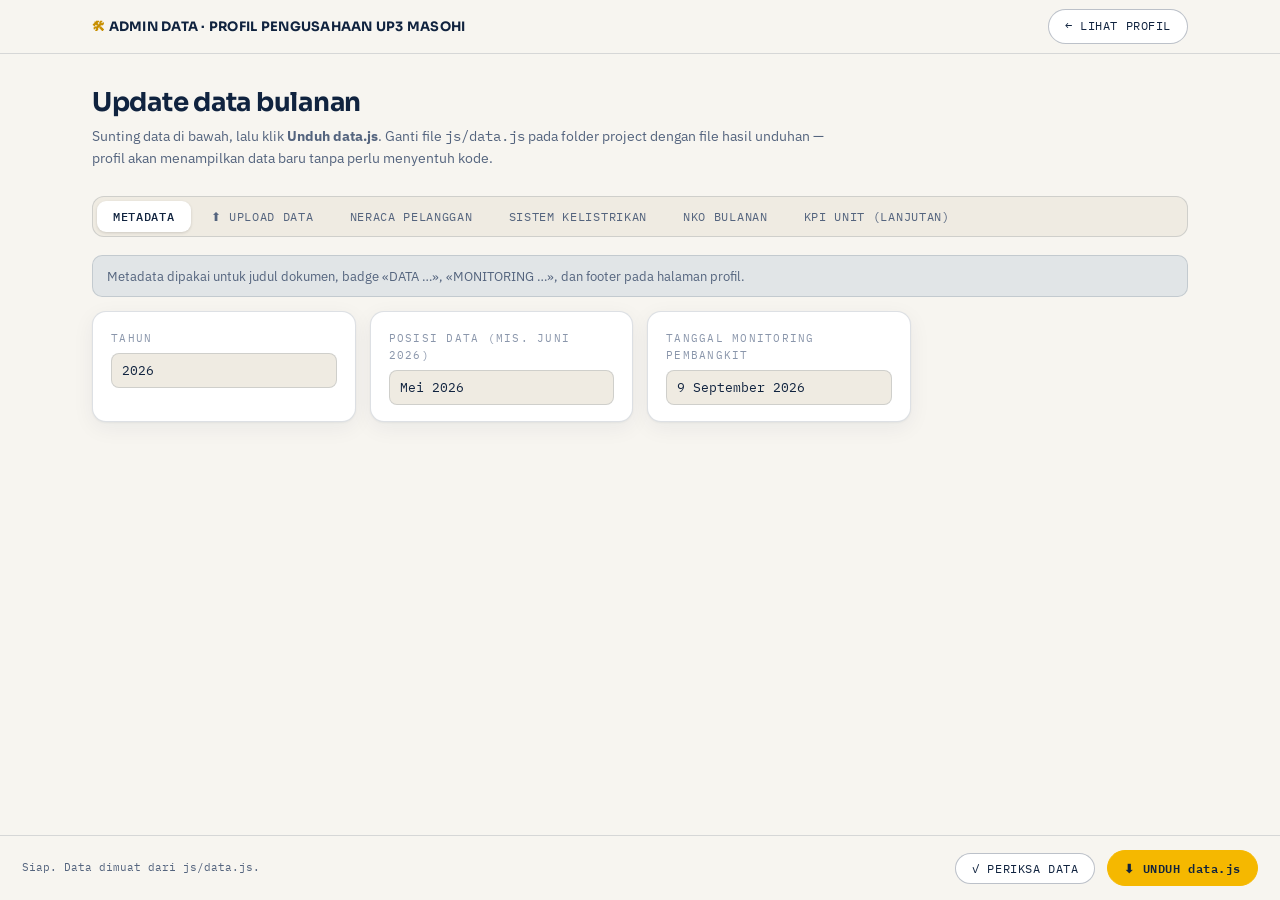
<file: admin/index.html>
<!DOCTYPE html>
<html lang="id">
<head>
<meta charset="UTF-8">
<meta name="robots" content="noindex, nofollow">
<meta name="viewport" content="width=device-width, initial-scale=1">
<title>Admin Data — Profil Pengusahaan UP3 Masohi</title>
<link rel="icon" href="data:image/svg+xml,<svg xmlns=%22http://www.w3.org/2000/svg%22 viewBox=%220 0 100 100%22><text y=%22.9em%22 font-size=%2290%22>🛠</text></svg>">
<link href="https://fonts.googleapis.com/css2?family=Sora:wght@500;600;700&family=IBM+Plex+Sans:wght@400;500;600&family=IBM+Plex+Mono:wght@400;500&display=swap" rel="stylesheet">
<link rel="stylesheet" href="../css/style.css">
<style>
body{padding-bottom:110px}
.adm-wrap{max-width:1140px;margin:0 auto;padding:0 22px}
.adm-head{padding:34px 0 6px}
.adm-head h1{font-size:26px}
.adm-head .lede{margin-top:8px;font-size:14px}
.tabbar{display:flex;gap:4px;background:var(--card2);border:1px solid var(--line);border-radius:12px;padding:4px;flex-wrap:wrap;margin:20px 0 18px}
.tabbar button{font-family:'IBM Plex Mono';font-size:11.5px;letter-spacing:.06em;border:none;background:transparent;color:var(--muted);border-radius:9px;padding:8px 16px;cursor:pointer}
.tabbar button.on{background:var(--card);color:var(--ink);box-shadow:0 1px 3px rgba(0,0,0,.14);font-weight:500}
.tab{display:none}
.tab.on{display:block}
.adm-tbl input,.adm-tbl select{font-family:'IBM Plex Mono';font-size:12px;background:var(--card2);border:1px solid var(--line);border-radius:7px;padding:5px 8px;color:var(--ink);width:100%;min-width:70px}
.adm-tbl input:focus,.adm-tbl select:focus{outline:none;border-color:var(--biru)}
.adm-tbl input.wide{min-width:150px}
.adm-tbl td{padding:5px 8px}
.btn{font-family:'IBM Plex Mono';font-size:11.5px;letter-spacing:.05em;border:1px solid var(--line2);background:var(--card);color:var(--ink);border-radius:999px;padding:7px 16px;cursor:pointer}
.btn:hover{border-color:var(--kuning)}
.btn.primary{background:var(--kuning-raw);border-color:var(--kuning-raw);color:#10233F;font-weight:600}
.btn.primary:hover{filter:brightness(1.05)}
.btn.danger{color:var(--merah)}
.btn.mini{padding:3px 10px;font-size:10.5px}
.savebar{position:fixed;left:0;right:0;bottom:0;z-index:960;background:var(--nav-bg);backdrop-filter:blur(10px);border-top:1px solid var(--line);padding:14px 22px;display:flex;gap:12px;align-items:center;flex-wrap:wrap}
.savebar .msg{font-family:'IBM Plex Mono';font-size:11px;color:var(--muted);flex:1;min-width:220px}
.savebar .msg.err{color:var(--merah)}
.savebar .msg.ok{color:var(--hijau)}
textarea.jsonbox{width:100%;min-height:420px;font-family:'IBM Plex Mono';font-size:11.5px;line-height:1.5;background:var(--card);border:1px solid var(--line);border-radius:12px;padding:14px;color:var(--ink);resize:vertical}
.hint{font-size:12.5px;color:var(--muted);background:var(--biru-soft);border:1px solid var(--line);border-radius:10px;padding:10px 14px;margin:0 0 14px}
.meta-grid{display:grid;grid-template-columns:repeat(auto-fill,minmax(240px,1fr));gap:14px}
.meta-grid label{display:block;font-family:'IBM Plex Mono';font-size:10.5px;letter-spacing:.12em;text-transform:uppercase;color:var(--faint);margin-bottom:6px}
.meta-grid .card input{width:100%;font-family:'IBM Plex Mono';font-size:13px;background:var(--card2);border:1px solid var(--line);border-radius:8px;padding:8px 10px;color:var(--ink)}
.up-choices{display:grid;grid-template-columns:repeat(auto-fill,minmax(240px,1fr));gap:10px}
.up-choice{display:block;border:1px solid var(--line);border-radius:10px;padding:10px 12px;cursor:pointer;font-size:13px}
.up-choice:hover{border-color:var(--biru)}
.up-choice input{margin-right:6px;accent-color:var(--biru)}
.up-choice span{display:block;font-size:11px;color:var(--faint);margin-top:3px}
.up-choice.on{border-color:var(--kuning);background:var(--kuning-soft)}
#upFile{font-family:'IBM Plex Mono';font-size:12px;color:var(--muted);max-width:100%;display:block;width:100%;border:1.5px dashed var(--line2);border-radius:10px;padding:18px 14px;background:var(--card2);cursor:pointer}
#upFile:hover{border-color:var(--biru)}
#upFile::file-selector-button{font-family:'IBM Plex Mono';font-size:11px;letter-spacing:.05em;border:1px solid var(--line2);background:var(--card);color:var(--ink);border-radius:999px;padding:6px 14px;cursor:pointer;margin-right:12px}
.up-preview{margin-top:12px;font-family:'IBM Plex Mono';font-size:11.5px;line-height:1.6;background:var(--card2);border:1px solid var(--hijau);border-radius:10px;padding:10px 14px;white-space:pre-wrap;word-break:break-word}
.up-preview.err{border-color:var(--merah);color:var(--merah)}
</style>
</head>
<body>

<nav>
  <div class="nav-in">
    <div class="nav-brand"><em>🛠</em> ADMIN DATA · PROFIL PENGUSAHAAN UP3 MASOHI</div>
    <div style="flex:1"></div>
    <a class="btn" href="../index.html" style="text-decoration:none">← LIHAT PROFIL</a>
  </div>
</nav>

<div class="adm-wrap">
  <div class="adm-head">
    <h1>Update data bulanan</h1>
    <p class="lede">Sunting data di bawah, lalu klik <b>Unduh data.js</b>. Ganti file <span class="mono">js/data.js</span> pada folder project dengan file hasil unduhan — profil akan menampilkan data baru tanpa perlu menyentuh kode.</p>
  </div>

  <div class="tabbar" id="tabbar">
    <button class="on" data-t="meta">METADATA</button>
    <button data-t="upload">⬆ UPLOAD DATA</button>
    <button data-t="neraca">NERACA PELANGGAN</button>
    <button data-t="sistem">SISTEM KELISTRIKAN</button>
    <button data-t="nko">NKO BULANAN</button>
    <button data-t="lanjut">KPI UNIT (LANJUTAN)</button>
  </div>

  <!-- ===== META ===== -->
  <div class="tab on" id="tab-meta">
    <p class="hint">Metadata dipakai untuk judul dokumen, badge «DATA …», «MONITORING …», dan footer pada halaman profil.</p>
    <div class="meta-grid">
      <div class="card"><label>Tahun</label><input id="mTahun" type="number"></div>
      <div class="card"><label>Posisi data (mis. Juni 2026)</label><input id="mPosisi" type="text"></div>
      <div class="card"><label>Tanggal monitoring pembangkit</label><input id="mMonitor" type="text"></div>
    </div>
  </div>

  <!-- ===== UPLOAD ===== -->
  <div class="tab" id="tab-upload">
    <p class="hint">Perbarui data dengan mengunggah file — pilih dulu <b>bagian</b> yang mau diperbarui. Format: <b>data.js / JSON</b> (hasil unduhan halaman ini) untuk semua bagian, atau <b>Excel (.xlsx)</b> / CSV untuk Kinerja/Pelanggan/Sistem. Unduh <b>template Excel</b> di bawah — sudah terisi data saat ini, tinggal disunting lalu diunggah kembali.</p>

    <div class="card" style="margin-bottom:14px">
      <h3 style="font-size:14px;margin-bottom:12px">1 · Bagian yang akan diperbarui</h3>
      <div class="up-choices" id="upBagian">
        <label class="up-choice on"><input type="radio" name="upB" value="semua" checked> <b>Semua bagian</b><span>file data.js / JSON lengkap</span></label>
        <label class="up-choice"><input type="radio" name="upB" value="kinerja"> <b>Kinerja bulanan</b><span>NKO &amp; indikator kinerja (KPI) unit · bab 08–09 · data.js/JSON/Excel/CSV</span></label>
        <label class="up-choice"><input type="radio" name="upB" value="pelanggan"> <b>Data pelanggan</b><span>neraca 31 unit · bab 05 · data.js/JSON/Excel/CSV</span></label>
        <label class="up-choice"><input type="radio" name="upB" value="sistem"> <b>Sistem kelistrikan</b><span>monitoring pembangkit · bab 07 · data.js/JSON/Excel/CSV</span></label>
      </div>
      <div style="display:flex;gap:8px;flex-wrap:wrap;margin-top:14px">
        <button class="btn mini" id="tplNko">⬇ TEMPLATE EXCEL NKO BULANAN</button>
        <button class="btn mini" id="tplKpi">⬇ TEMPLATE EXCEL INDIKATOR KINERJA</button>
        <button class="btn mini" id="tplNer">⬇ TEMPLATE EXCEL PELANGGAN</button>
        <button class="btn mini" id="tplSis">⬇ TEMPLATE EXCEL SISTEM</button>
      </div>
    </div>

    <div class="card">
      <h3 style="font-size:14px;margin-bottom:12px">2 · Pilih file lalu terapkan</h3>
      <input type="file" id="upFile" accept=".js,.json,.csv,.xlsx,.xls,text/csv,application/json,text/javascript,application/vnd.openxmlformats-officedocument.spreadsheetml.sheet,application/vnd.ms-excel">
      <div class="up-preview" id="upPreview" style="display:none"></div>
      <div style="margin-top:14px"><button class="btn primary" id="upApply" disabled>✓ TERAPKAN KE DATA</button></div>
    </div>
  </div>

  <!-- ===== NERACA ===== -->
  <div class="tab" id="tab-neraca">
    <p class="hint">Rincian 31 unit (5 ULP + 26 KP). <b>Pelanggan</b> = jumlah pelanggan, <b>Daya</b> = VA tersambung, <b>Penjualan</b> = kWh bulan berjalan. Kolom <b>Induk</b> hanya untuk KP. Koordinat dipakai titik peta (format: lat, lng).</p>
    <div class="tbl-wrap">
      <div class="tbl-head"><h3>Neraca per unit</h3><button class="btn mini" id="addNer">+ TAMBAH UNIT</button></div>
      <div class="tbl-scroll"><table class="adm-tbl" id="tNer">
        <thead><tr><th>Unit</th><th>Jenis</th><th>Induk</th><th class="num">Pelanggan</th><th class="num">Daya (VA)</th><th class="num">Penjualan (kWh)</th><th>Koordinat</th><th></th></tr></thead>
        <tbody></tbody>
      </table></div>
    </div>
  </div>

  <!-- ===== SISTEM ===== -->
  <div class="tab" id="tab-sistem">
    <p class="hint">Kondisi per sistem kelistrikan dari monitoring beban puncak. <b>CAD</b> (cadangan) dihitung otomatis = DM − BP saat diunduh.</p>
    <div class="tbl-wrap">
      <div class="tbl-head"><h3>Sistem pembangkitan</h3><button class="btn mini" id="addSis">+ TAMBAH SISTEM</button></div>
      <div class="tbl-scroll"><table class="adm-tbl" id="tSis">
        <thead><tr><th>Sistem</th><th>ULP</th><th>Status</th><th class="num">Jam</th><th class="num">DP (MW)</th><th class="num">DM (MW)</th><th class="num">BP (MW)</th><th>Koordinat</th><th></th></tr></thead>
        <tbody></tbody>
      </table></div>
    </div>
  </div>

  <!-- ===== NKO ===== -->
  <div class="tab" id="tab-nko">
    <p class="hint">Nilai NKO bulanan per unit (skala 110). Tombol <b>+ Tambah bulan</b> menambah kolom bulan baru pada seluruh data (NKO dan KPI unit — nilai KPI bulan baru diisi lewat tab «KPI unit»). Kosongkan sel jika belum ada nilai.</p>
    <div class="tbl-wrap">
      <div class="tbl-head"><h3>NKO per unit per bulan</h3>
        <div style="display:flex;gap:8px;align-items:center">
          <select id="selBulanBaru" class="search" style="min-width:110px"></select>
          <button class="btn mini" id="addBulan">+ TAMBAH BULAN</button>
        </div>
      </div>
      <div class="tbl-scroll"><table class="adm-tbl" id="tNko"><thead></thead><tbody></tbody></table></div>
    </div>
  </div>

  <!-- ===== LANJUTAN ===== -->
  <div class="tab" id="tab-lanjut">
    <p class="hint">Data KPI rinci per unit (bab 09) dalam format JSON: <b>ulpData</b> (KPI 5 ULP + NKO), <b>kpiData</b> (KPI UP3), <b>mainKPIs</b> (indikator utama UP3). Setiap indikator memiliki array nilai per bulan — panjangnya harus sama dengan jumlah bulan. Sunting lalu klik <b>Terapkan JSON</b>.</p>
    <div style="display:flex;gap:8px;margin-bottom:10px">
      <button class="btn mini" id="applyJson">✓ TERAPKAN JSON</button>
      <button class="btn mini" id="resetJson">↺ MUAT ULANG DARI DATA</button>
    </div>
    <textarea class="jsonbox" id="jsonBox" spellcheck="false"></textarea>
  </div>
</div>

<div class="savebar">
  <span class="msg" id="msg">Siap. Data dimuat dari js/data.js.</span>
  <button class="btn" id="checkBtn">✓ PERIKSA DATA</button>
  <button class="btn primary" id="dlBtn">⬇ UNDUH data.js</button>
</div>

<script src="../vendor/xlsx.full.min.js"></script>
<script src="../js/data.js"></script>
<script>
/* ================= UTIL ================= */
const $ = s => document.querySelector(s);
const msg = (t, cls) => { const m = $('#msg'); m.textContent = t; m.className = 'msg ' + (cls||''); };
const num = v => { const x = parseFloat(String(v).replace(',','.')); return isNaN(x) ? null : x; };
const koorStr = c => Array.isArray(c) ? c[0] + ', ' + c[1] : '';
const parseKoor = s => {
  const p = String(s).split(',').map(x=>parseFloat(x.trim()));
  return (p.length===2 && !p.some(isNaN)) ? p : null;
};

/* ================= TABS ================= */
$('#tabbar').addEventListener('click', e=>{
  if(e.target.tagName!=='BUTTON') return;
  document.querySelectorAll('#tabbar button').forEach(b=>b.classList.toggle('on', b===e.target));
  document.querySelectorAll('.tab').forEach(t=>t.classList.toggle('on', t.id==='tab-'+e.target.dataset.t));
});

/* ================= META ================= */
$('#mTahun').value = META.tahun;
$('#mPosisi').value = META.posisiData;
$('#mMonitor').value = META.monitoringPembangkit;
$('#mTahun').oninput = e => META.tahun = parseInt(e.target.value)||META.tahun;
$('#mPosisi').oninput = e => META.posisiData = e.target.value;
$('#mMonitor').oninput = e => META.monitoringPembangkit = e.target.value;

/* ================= NERACA ================= */
const ulpList = () => neraca.filter(u=>u.t==='ULP').map(u=>u.n);
function renderNer(){
  $('#tNer tbody').innerHTML = neraca.map((u,i)=>`<tr>
    <td><input class="wide" data-i="${i}" data-f="n" value="${u.n}"></td>
    <td><select data-i="${i}" data-f="t"><option${u.t==='ULP'?' selected':''}>ULP</option><option${u.t==='KP'?' selected':''}>KP</option></select></td>
    <td><select data-i="${i}" data-f="induk" ${u.t==='ULP'?'disabled':''}>${u.t==='ULP'?'<option>—</option>':ulpList().map(x=>`<option${(indukNer[u.n]||'')===x?' selected':''}>${x}</option>`).join('')}</select></td>
    <td><input type="number" data-i="${i}" data-f="p" value="${u.p}"></td>
    <td><input type="number" data-i="${i}" data-f="d" value="${u.d}"></td>
    <td><input type="number" data-i="${i}" data-f="k" value="${u.k}"></td>
    <td><input class="wide" data-i="${i}" data-f="koor" value="${koorStr(koorNer[u.n])}"></td>
    <td><button class="btn mini danger" data-del="${i}">✕</button></td>
  </tr>`).join('');
}
$('#tNer').addEventListener('input', e=>{
  const i = +e.target.dataset.i, f = e.target.dataset.f, u = neraca[i];
  if(f==='n'){ const old = u.n, v = e.target.value;
    if(indukNer[old]!==undefined){ indukNer[v]=indukNer[old]; delete indukNer[old]; }
    if(koorNer[old]!==undefined){ koorNer[v]=koorNer[old]; delete koorNer[old]; }
    u.n = v;
  }
  else if(f==='t'){ u.t = e.target.value; if(u.t==='ULP') delete indukNer[u.n]; renderNer(); }
  else if(f==='induk'){ indukNer[u.n] = e.target.value; }
  else if(f==='koor'){ const c = parseKoor(e.target.value); if(c) koorNer[u.n] = c; }
  else { u[f] = num(e.target.value) ?? 0; }
});
$('#tNer').addEventListener('click', e=>{
  const d = e.target.dataset.del;
  if(d!==undefined){ const u = neraca[+d]; delete indukNer[u.n]; delete koorNer[u.n]; neraca.splice(+d,1); renderNer(); }
});
$('#addNer').onclick = ()=>{ neraca.push({n:'KP Baru', t:'KP', p:0, d:0, k:0}); renderNer(); };

/* ================= SISTEM ================= */
function renderSis(){
  $('#tSis tbody').innerHTML = sistem.map((s,i)=>`<tr>
    <td><input class="wide" data-i="${i}" data-f="n" value="${s.n}"></td>
    <td><input data-i="${i}" data-f="u" value="${s.u}"></td>
    <td><select data-i="${i}" data-f="st"><option${s.st==='Aman'?' selected':''}>Aman</option><option${s.st==='Siaga'?' selected':''}>Siaga</option></select></td>
    <td><input type="number" data-i="${i}" data-f="j" value="${s.j}"></td>
    <td><input type="number" step="0.01" data-i="${i}" data-f="dp" value="${s.dp}"></td>
    <td><input type="number" step="0.01" data-i="${i}" data-f="dm" value="${s.dm}"></td>
    <td><input type="number" step="0.01" data-i="${i}" data-f="bp" value="${s.bp}"></td>
    <td><input class="wide" data-i="${i}" data-f="koor" value="${koorStr(s.c)}"></td>
    <td><button class="btn mini danger" data-del="${i}">✕</button></td>
  </tr>`).join('');
}
$('#tSis').addEventListener('input', e=>{
  const i = +e.target.dataset.i, f = e.target.dataset.f, s = sistem[i];
  if(f==='n'||f==='u'||f==='st'){ s[f] = e.target.value; }
  else if(f==='koor'){ const c = parseKoor(e.target.value); if(c) s.c = c; }
  else { s[f] = num(e.target.value) ?? 0; }
});
$('#tSis').addEventListener('click', e=>{
  const d = e.target.dataset.del;
  if(d!==undefined){ sistem.splice(+d,1); renderSis(); }
});
$('#addSis').onclick = ()=>{ sistem.push({n:'PLTD Baru', u:'MASOHI', st:'Aman', j:24, dp:0, dm:0, bp:0, cad:0, c:[-3.3,129.0]}); renderSis(); };

/* ================= NKO ================= */
const urutanBulan = ['Jan','Feb','Mar','Apr','Mei','Jun','Jul','Agu','Sep','Okt','Nov','Des'];
function renderNko(){
  $('#tNko thead').innerHTML = '<tr><th>Unit</th>' + bulan.map(b=>`<th class="num">${b}</th>`).join('') + '</tr>';
  $('#tNko tbody').innerHTML = Object.entries(nko).map(([k,v])=>`<tr>
    <td style="white-space:nowrap;font-weight:600">${k}</td>
    ${bulan.map((b,m)=>`<td><input type="number" step="0.01" data-k="${k}" data-m="${m}" value="${v.d[m] ?? ''}"></td>`).join('')}
  </tr>`).join('');
  const sisa = urutanBulan.filter(b=>!bulan.includes(b));
  $('#selBulanBaru').innerHTML = sisa.map(b=>`<option>${b}</option>`).join('');
  $('#addBulan').disabled = !sisa.length;
}
$('#tNko').addEventListener('input', e=>{
  const k = e.target.dataset.k, m = +e.target.dataset.m;
  if(k===undefined) return;
  nko[k].d[m] = e.target.value==='' ? null : num(e.target.value);
});
$('#addBulan').onclick = ()=>{
  const b = $('#selBulanBaru').value; if(!b) return;
  bulan.push(b);
  Object.values(nko).forEach(v=>{ while(v.d.length<bulan.length) v.d.push(null); });
  Object.values(ulpData).forEach(u=>{
    while(u.nko.length<bulan.length) u.nko.push(null);
    (u.kpi||[]).forEach(k=>['target','realisasi','pencapaian','nilai100'].forEach(f=>{ while(k[f].length<bulan.length) k[f].push(null); }));
  });
  kpiData.forEach(k=>['target','realisasi','pencapaian','nilai100'].forEach(f=>{ while(k[f].length<bulan.length) k[f].push(null); }));
  mainKPIs.forEach(k=>{ while(k.nilai100.length<bulan.length) k.nilai100.push(null); });
  renderNko(); loadJson();
  msg(`Bulan ${b} ditambahkan — seluruh array data diperpanjang. Isi nilai KPI bulan baru di tab «KPI unit».`, 'ok');
};

/* ================= LANJUTAN (JSON) ================= */
function loadJson(){
  $('#jsonBox').value = JSON.stringify({ulpData, kpiData, mainKPIs, warnaUlp}, null, 1);
}
function replaceObj(t, s){ Object.keys(t).forEach(k=>delete t[k]); Object.assign(t, s); }
function replaceArr(t, s){ t.length = 0; t.push(...s); }
$('#applyJson').onclick = ()=>{
  try{
    const j = JSON.parse($('#jsonBox').value);
    if(j.ulpData) replaceObj(ulpData, j.ulpData);
    if(j.kpiData) replaceArr(kpiData, j.kpiData);
    if(j.mainKPIs) replaceArr(mainKPIs, j.mainKPIs);
    if(j.warnaUlp) replaceObj(warnaUlp, j.warnaUlp);
    if(j.anggaran && typeof anggaran!=='undefined') replaceObj(anggaran, j.anggaran);
    renderNko();
    msg('JSON diterapkan.', 'ok');
  }catch(err){ msg('JSON tidak valid: ' + err.message, 'err'); }
};
$('#resetJson').onclick = ()=>{ loadJson(); msg('JSON dimuat ulang dari data aktif.'); };

/* ================= UPLOAD DATA ================= */
const upFile = $('#upFile'), upApply = $('#upApply'), upPrev = $('#upPreview');
let upPending = null;

const upMode = () => document.querySelector('input[name="upB"]:checked').value;
$('#upBagian').addEventListener('change', ()=>{
  document.querySelectorAll('.up-choice').forEach(l=>l.classList.toggle('on', l.querySelector('input').checked));
  upFile.value = ''; upPending = null; upApply.disabled = true; upPrev.style.display = 'none';
});

function prevOk(t){ upPrev.style.display='block'; upPrev.className='up-preview'; upPrev.textContent=t; }
function prevErr(t){ upPrev.style.display='block'; upPrev.className='up-preview err'; upPrev.textContent=t; }

/* --- pembaca data.js: jalankan isi file, ambil semua konstanta yang ada --- */
function parseDataJsText(text){
  const keys = ['META','neraca','indukNer','koorNer','sistem','bulan','nko','warnaUlp','ulpData','kpiData','mainKPIs','anggaran'];
  const tail = '\nreturn {' + keys.map(k=>`${k}: (typeof ${k}!=='undefined') ? ${k} : undefined`).join(',') + '};';
  return new Function('"use strict";' + text + tail)();
}

/* --- pembaca CSV: deteksi pemisah (; , tab), dukung tanda kutip & desimal koma --- */
function parseCSV(text){
  text = text.replace(/^\uFEFF/, '').replace(/\r\n?/g, '\n').trim();
  const lines = text.split('\n').filter(l=>l.trim()!=='');
  if(lines.length < 2) throw new Error('CSV kosong atau hanya berisi header');
  const head = lines[0];
  const delim = [';',',','\t'].map(d=>({d, n:head.split(d).length}))
    .sort((a,b)=>b.n-a.n)[0].d;
  const parseLine = line=>{
    const out = []; let cur = '', q = false;
    for(let i=0;i<line.length;i++){
      const ch = line[i];
      if(q){ if(ch==='"'){ if(line[i+1]==='"'){cur+='"';i++;} else q=false; } else cur+=ch; }
      else if(ch==='"') q = true;
      else if(ch===delim){ out.push(cur); cur=''; }
      else cur+=ch;
    }
    out.push(cur);
    return out.map(s=>s.trim());
  };
  const headers = parseLine(lines[0]).map(h=>h.toLowerCase());
  const rows = lines.slice(1).map(parseLine)
    .map(cells=>Object.fromEntries(headers.map((h,i)=>[h, cells[i]??''])));
  rows.headers = headers;
  return rows;
}
function csvNum(s){
  s = String(s??'').trim();
  if(s==='') return null;
  if(s.includes(',') && s.includes('.')) s = s.replace(/\./g,'').replace(',','.');
  else if(s.includes(',')) s = s.replace(',','.');
  const v = parseFloat(s);
  return isNaN(v) ? null : v;
}

/* --- pembaca Excel: pilih sheet yang cocok dengan bagian, ubah ke bentuk baris CSV --- */
function sheetKeRows(wb, mode){
  const kandidat = {kinerja:['kpi','indikator','nko','kinerja'], pelanggan:['pelanggan','neraca'], sistem:['sistem']}[mode] || [];
  const nama = wb.SheetNames.find(n=>kandidat.some(c=>n.toLowerCase().includes(c))) || wb.SheetNames[0];
  const aoa = XLSX.utils.sheet_to_json(wb.Sheets[nama], {header:1, raw:true, defval:''});
  if(aoa.length < 2) throw new Error('sheet «'+nama+'» kosong atau hanya berisi header.');
  const headers = aoa[0].map(h=>String(h).trim().toLowerCase());
  const rows = aoa.slice(1)
    .filter(r=>r.some(v=>v!=='' && v!==null && v!==undefined))
    .map(r=>Object.fromEntries(headers.map((h,i)=>[h, (r[i]===undefined||r[i]===null) ? '' : r[i]])));
  rows.headers = headers;
  rows.sheet = nama;
  return rows;
}

upFile.addEventListener('change', ()=>{
  const file = upFile.files[0]; if(!file) return;
  const namaF = file.name.toLowerCase();
  const isExcel = namaF.endsWith('.xlsx') || namaF.endsWith('.xls');
  const rd = new FileReader();
  rd.onload = ()=>{
    try{
      const nama = namaF, mode = upMode();
      if(isExcel){
        if(mode==='semua') throw new Error('Excel hanya untuk bagian tertentu — pilih Kinerja bulanan / Data pelanggan / Sistem kelistrikan.');
        if(typeof XLSX==='undefined') throw new Error('library Excel (vendor/xlsx.full.min.js) tidak termuat.');
        const wb = XLSX.read(rd.result, {type:'array'});
        const rows = sheetKeRows(wb, mode);
        upPending = {mode, source:'csv', rows};
        prevOk(`✓ Excel terbaca (sheet «${rows.sheet}»): ${rows.length} baris data\nKolom: ${rows.headers.join(' · ')}\nKlik «Terapkan ke data» untuk melanjutkan.`);
      } else if(nama.endsWith('.csv')){
        if(mode==='semua') throw new Error('CSV hanya untuk bagian tertentu — pilih Kinerja bulanan / Data pelanggan / Sistem kelistrikan.');
        const rows = parseCSV(rd.result);
        upPending = {mode, source:'csv', rows};
        prevOk(`✓ CSV terbaca: ${rows.length} baris data\nKolom: ${rows.headers.join(' · ')}\nKlik «Terapkan ke data» untuk melanjutkan.`);
      } else {
        const text = rd.result;
        const obj = nama.endsWith('.json') ? JSON.parse(text) : parseDataJsText(text);
        const ada = ['META','neraca','sistem','bulan','nko','ulpData','kpiData','mainKPIs'].filter(k=>obj[k]!==undefined);
        if(!ada.length) throw new Error('tidak ada bagian data yang dikenali dalam file ini.');
        upPending = {mode, source:'full', obj};
        prevOk(`✓ File terbaca. Bagian tersedia: ${ada.join(', ')}${obj.bulan?`\nBulan: ${obj.bulan.join(', ')}`:''}\nBagian yang akan diterapkan: ${mode.toUpperCase()}. Klik «Terapkan ke data».`);
      }
      upApply.disabled = false;
    }catch(err){
      upPending = null; upApply.disabled = true;
      prevErr('✕ Gagal membaca file: ' + err.message);
    }
  };
  if(isExcel) rd.readAsArrayBuffer(file); else rd.readAsText(file, 'UTF-8');
});

/* --- terapkan dari data.js / JSON --- */
function applyFull(obj, mode){
  const bagian = {
    semua:     ['META','neraca','indukNer','koorNer','sistem','bulan','nko','warnaUlp','ulpData','kpiData','mainKPIs','anggaran'],
    kinerja:   ['bulan','nko','warnaUlp','ulpData','kpiData','mainKPIs'],
    pelanggan: ['neraca','indukNer','koorNer'],
    sistem:    ['sistem']
  }[mode];
  const target = {META,neraca,indukNer,koorNer,sistem,bulan,nko,warnaUlp,ulpData,kpiData,mainKPIs};
  const applied = [];
  bagian.forEach(k=>{
    if(obj[k]===undefined) return;
    if(Array.isArray(target[k])) replaceArr(target[k], obj[k]); else replaceObj(target[k], obj[k]);
    applied.push(k);
  });
  if(!applied.length) throw new Error('file tidak memuat bagian «'+mode+'».');
  return 'bagian diperbarui: ' + applied.join(', ');
}

/* --- terapkan dari CSV per bagian --- */
function wajibKolom(rows, req){
  const hilang = req.filter(c=>!rows.headers.includes(c));
  if(hilang.length) throw new Error('kolom wajib tidak ditemukan: ' + hilang.join(', ') + ' (unduh template Excel untuk format yang benar)');
}
function applyCsvPelanggan(rows){
  wajibKolom(rows, ['unit','jenis','pelanggan','daya_va','penjualan_kwh']);
  const nN = [], nI = {}, nK = {};
  rows.forEach(r=>{
    if(!r.unit) return;
    const t = (r.jenis||'').toUpperCase()==='ULP' ? 'ULP' : 'KP';
    nN.push({n:r.unit, t, p:csvNum(r.pelanggan)??0, d:csvNum(r.daya_va)??0, k:csvNum(r.penjualan_kwh)??0});
    if(t==='KP' && r.induk) nI[r.unit] = r.induk;
    const la = csvNum(r.lat), ln = csvNum(r.lng);
    if(la!==null && ln!==null) nK[r.unit] = [la,ln];
    else if(koorNer[r.unit]) nK[r.unit] = koorNer[r.unit]; /* pertahankan koordinat lama */
  });
  if(!nN.length) throw new Error('tidak ada baris data unit.');
  replaceArr(neraca, nN); replaceObj(indukNer, nI); replaceObj(koorNer, nK);
  return nN.length + ' unit pelanggan diperbarui';
}
function applyCsvSistem(rows){
  wajibKolom(rows, ['sistem','ulp','status','jam','dp_mw','dm_mw','bp_mw']);
  const arr = [];
  rows.forEach(r=>{
    if(!r.sistem) return;
    const dm = csvNum(r.dm_mw)??0, bp = csvNum(r.bp_mw)??0;
    const st = (r.status||'').toLowerCase().startsWith('s') ? 'Siaga' : 'Aman';
    const la = csvNum(r.lat), ln = csvNum(r.lng);
    const lama = sistem.find(s=>s.n===r.sistem);
    arr.push({n:r.sistem, u:(r.ulp||'').toUpperCase(), st, j:csvNum(r.jam)??24,
      dp:csvNum(r.dp_mw)??0, dm, bp, cad:+(dm-bp).toFixed(2),
      c:(la!==null&&ln!==null) ? [la,ln] : (lama ? lama.c : [-3.3,129.0])});
  });
  if(!arr.length) throw new Error('tidak ada baris data sistem.');
  replaceArr(sistem, arr);
  return arr.length + ' sistem kelistrikan diperbarui';
}
/* CSV kinerja punya dua bentuk: NKO (unit + kolom bulan) dan
   indikator KPI (unit;no;bulan;target;realisasi;pencapaian;nilai110) */
function applyCsvKinerja(rows){
  if(rows.headers.includes('no') && rows.headers.includes('bulan')) return applyCsvKpi(rows);
  return applyCsvNko(rows);
}

/* pastikan bulan ada; jika baru, perpanjang seluruh struktur data ke bulan itu */
function pastikanBulan(nama){
  let idx = bulan.indexOf(nama);
  if(idx !== -1) return idx;
  bulan.push(nama);
  Object.values(nko).forEach(v=>{ while(v.d.length<bulan.length) v.d.push(null); });
  Object.keys(ulpData).forEach(k=>{
    while(ulpData[k].nko.length<bulan.length) ulpData[k].nko.push(null);
    (ulpData[k].kpi||[]).forEach(i=>['target','realisasi','pencapaian','nilai100'].forEach(f=>{ while(i[f].length<bulan.length) i[f].push(null); }));
  });
  kpiData.forEach(i=>['target','realisasi','pencapaian','nilai100'].forEach(f=>{ while(i[f].length<bulan.length) i[f].push(null); }));
  mainKPIs.forEach(k=>{ while(k.nilai100.length<bulan.length) k.nilai100.push(null); });
  return bulan.length-1;
}

function applyCsvKpi(rows){
  wajibKolom(rows, ['unit','no','bulan','target','realisasi','pencapaian','nilai110']);
  const byLabel = {};
  Object.keys(ulpData).forEach(k=>byLabel[ulpData[k].label.toLowerCase()] = k);
  let nOk = 0;
  const masalah = new Set(), bulanTersentuh = new Set();
  rows.forEach(r=>{
    if(!r.unit || !r.no) return;
    const key = byLabel[r.unit.toLowerCase()];
    if(!key){ masalah.add('unit tak dikenal: «'+r.unit+'»'); return; }
    const arr = key==='up3' ? kpiData : (ulpData[key].kpi||[]);
    const ind = arr.find(i=>String(i.no).toLowerCase()===String(r.no).toLowerCase());
    if(!ind){ masalah.add('no «'+r.no+'» tidak ada di '+r.unit); return; }
    const b = urutanBulan.find(x=>x.toLowerCase()===String(r.bulan).trim().toLowerCase());
    if(!b){ masalah.add('bulan tak dikenal: «'+r.bulan+'»'); return; }
    const m = pastikanBulan(b);
    bulanTersentuh.add(b);
    ind.target[m]     = csvNum(r.target);
    ind.realisasi[m]  = csvNum(r.realisasi);
    ind.pencapaian[m] = csvNum(r.pencapaian);
    ind.nilai100[m]   = csvNum(r.nilai110);
    /* jaga grafik «indikator utama» UP3 tetap sinkron */
    if(key==='up3'){
      const mk = mainKPIs.find(x=>x.name.toLowerCase()===String(ind.name).toLowerCase());
      if(mk) mk.nilai100[m] = csvNum(r.nilai110);
    }
    nOk++;
  });
  if(!nOk) throw new Error('tidak ada baris yang cocok — ' + ([...masalah].slice(0,3).join(' · ') || 'periksa kolom unit/no/bulan (unduh template).'));
  let hasil = nOk + ' nilai indikator diperbarui (bulan: ' + [...bulanTersentuh].join(', ') + ')';
  if(masalah.size) hasil += ' · dilewati: ' + [...masalah].slice(0,3).join(' · ') + (masalah.size>3 ? ' · +' + (masalah.size-3) + ' lainnya' : '');
  return hasil;
}

function applyCsvNko(rows){
  wajibKolom(rows, ['unit']);
  const mCols = rows.headers.filter(h=>h!=='unit');
  const mNames = mCols.map(h=>{
    const f = urutanBulan.find(b=>b.toLowerCase()===h);
    if(!f) throw new Error('kolom bulan tidak dikenal: «'+h+'» (gunakan Jan, Feb, Mar, …)');
    return f;
  });
  if(mNames.length < bulan.length)
    throw new Error(`CSV memuat ${mNames.length} bulan, data saat ini sudah ${bulan.length} bulan — CSV tidak boleh lebih pendek.`);
  let nUnit = 0;
  rows.forEach(r=>{
    if(!r.unit || !nko[r.unit]) return;
    nko[r.unit].d = mCols.map(c=>csvNum(r[c]));
    nUnit++;
  });
  if(!nUnit) throw new Error('tidak ada nama unit yang cocok — gunakan nama persis, mis. «UP3 Masohi», «ULP Bula».');
  replaceArr(bulan, mNames);
  /* perpanjang seluruh array KPI ke jumlah bulan baru & sinkronkan NKO */
  Object.keys(ulpData).forEach(k=>{
    const seri = nko[ulpData[k].label];
    if(seri) ulpData[k].nko = seri.d.slice();
    while(ulpData[k].nko.length<bulan.length) ulpData[k].nko.push(null);
    (ulpData[k].kpi||[]).forEach(i=>['target','realisasi','pencapaian','nilai100'].forEach(f=>{ while(i[f].length<bulan.length) i[f].push(null); }));
  });
  kpiData.forEach(i=>['target','realisasi','pencapaian','nilai100'].forEach(f=>{ while(i[f].length<bulan.length) i[f].push(null); }));
  mainKPIs.forEach(k=>{ while(k.nilai100.length<bulan.length) k.nilai100.push(null); });
  return `NKO ${nUnit} unit × ${mNames.length} bulan diperbarui (nilai KPI bulan baru diisi via tab «KPI unit»)`;
}

upApply.onclick = ()=>{
  if(!upPending) return;
  try{
    const hasil = upPending.source==='full'
      ? applyFull(upPending.obj, upPending.mode)
      : upPending.mode==='pelanggan' ? applyCsvPelanggan(upPending.rows)
      : upPending.mode==='sistem'    ? applyCsvSistem(upPending.rows)
      : applyCsvKinerja(upPending.rows);
    /* segarkan seluruh tampilan admin */
    $('#mTahun').value = META.tahun; $('#mPosisi').value = META.posisiData; $('#mMonitor').value = META.monitoringPembangkit;
    renderNer(); renderSis(); renderNko(); loadJson();
    const errs = periksa();
    prevOk('✓ Diterapkan: ' + hasil + '.\nLangkah terakhir: klik ⬇ UNDUH data.js lalu ganti file js/data.js.');
    msg(errs.length ? '⚠ Upload diterapkan, tetapi ada '+errs.length+' hal perlu dicek — klik PERIKSA DATA.' : '✓ Upload diterapkan ('+hasil+'). Data konsisten.', errs.length?'err':'ok');
    upPending = null; upApply.disabled = true; upFile.value = '';
  }catch(err){ prevErr('✕ Gagal menerapkan: ' + err.message); }
};

/* --- template Excel (dari data aktif — sekaligus berfungsi sebagai ekspor) --- */
function dlXlsx(namaFile, namaSheet, aoa, lebarKolom){
  if(typeof XLSX==='undefined'){ msg('Library Excel (vendor/xlsx.full.min.js) tidak termuat.', 'err'); return; }
  const ws = XLSX.utils.aoa_to_sheet(aoa);
  if(lebarKolom) ws['!cols'] = lebarKolom.map(w=>({wch:w}));
  const wb = XLSX.utils.book_new();
  XLSX.utils.book_append_sheet(wb, ws, namaSheet);
  XLSX.writeFile(wb, namaFile);
}
$('#tplNer').onclick = ()=>dlXlsx('template_pelanggan.xlsx', 'Pelanggan',
  [['unit','jenis','induk','pelanggan','daya_va','penjualan_kwh','lat','lng'],
   ...neraca.map(u=>{ const c = koorNer[u.n]||[null,null]; return [u.n, u.t, indukNer[u.n]||'', u.p, u.d, u.k, c[0], c[1]]; })],
  [16,7,14,11,12,14,11,11]);
$('#tplSis').onclick = ()=>dlXlsx('template_sistem.xlsx', 'Sistem',
  [['sistem','ulp','status','jam','dp_mw','dm_mw','bp_mw','lat','lng'],
   ...sistem.map(s=>[s.n, s.u, s.st, s.j, s.dp, s.dm, s.bp, s.c[0], s.c[1]])],
  [28,11,8,6,8,8,8,11,11]);
$('#tplNko').onclick = ()=>dlXlsx('template_kinerja_nko.xlsx', 'NKO',
  [['unit', ...bulan],
   ...Object.entries(nko).map(([k,v])=>[k, ...v.d])],
  [16, ...bulan.map(()=>8)]);
$('#tplKpi').onclick = ()=>{
  const m = bulan.length-1, bln = bulan[m];
  const aoa = [['unit','no','indikator','satuan','bobot','grup','bulan','target','realisasi','pencapaian','nilai110']];
  Object.keys(ulpData).forEach(k=>{
    const label = ulpData[k].label;
    const arr = k==='up3' ? kpiData : (ulpData[k].kpi||[]);
    arr.forEach(i=>{
      const sat = k==='up3' ? i.satuan : i.sat;
      const bob = k==='up3' ? i.bobot : i.bob;
      const grp = k==='up3' ? i.isGroup : i.grp;
      aoa.push([label, String(i.no), i.name, sat||'', bob??'', grp?'ya':'', bln,
        i.target[m], i.realisasi[m], i.pencapaian[m], i.nilai100[m]]);
    });
  });
  dlXlsx('template_indikator_kinerja.xlsx', 'KPI', aoa, [14,5,34,10,6,5,6,10,10,11,9]);
};

/* ================= VALIDASI ================= */
function periksa(){
  const errs = [];
  const nB = bulan.length;
  Object.entries(nko).forEach(([k,v])=>{ if(v.d.length!==nB) errs.push(`NKO ${k}: ${v.d.length} nilai, seharusnya ${nB}`); });
  Object.entries(ulpData).forEach(([k,u])=>{
    if(u.nko.length!==nB) errs.push(`ulpData.${k}.nko: ${u.nko.length} nilai, seharusnya ${nB}`);
    (u.kpi||[]).forEach(i=>['target','realisasi','pencapaian','nilai100'].forEach(f=>{
      if(i[f].length!==nB) errs.push(`ulpData.${k} «${i.name}».${f}: ${i[f].length} nilai, seharusnya ${nB}`);
    }));
  });
  kpiData.forEach(i=>['target','realisasi','pencapaian','nilai100'].forEach(f=>{
    if(i[f].length!==nB) errs.push(`kpiData «${i.name}».${f}: ${i[f].length} nilai, seharusnya ${nB}`);
  }));
  neraca.forEach(u=>{
    if(u.t==='KP' && !indukNer[u.n]) errs.push(`Neraca ${u.n}: KP tanpa ULP induk`);
    if(!koorNer[u.n]) errs.push(`Neraca ${u.n}: belum ada koordinat peta`);
  });
  return errs;
}
$('#checkBtn').onclick = ()=>{
  const errs = periksa();
  if(errs.length) msg('⚠ ' + errs.length + ' masalah: ' + errs.slice(0,3).join(' · ') + (errs.length>3?' · …':''), 'err');
  else msg('✓ Data konsisten — siap diunduh.', 'ok');
};

/* ================= EKSPOR data.js ================= */
function buildDataJs(){
  /* sinkronkan turunan */
  sistem.forEach(s=>{ s.cad = +(s.dm - s.bp).toFixed(2); });
  Object.keys(ulpData).forEach(k=>{
    const seri = nko[ulpData[k].label];
    if(seri) ulpData[k].nko = seri.d.slice();
  });
  const j = o => JSON.stringify(o);
  const rows = (arr) => arr.map(x=>'  '+j(x)).join(',\n');
  const objLines = (o) => Object.entries(o).map(([k,v])=>'  '+j(k)+': '+j(v)).join(',\n');
  return `/* =====================================================================
   DATA PROFIL PENGUSAHAAN UP3 MASOHI
   File ini adalah SATU-SATUNYA tempat data. Untuk update bulanan,
   gunakan halaman admin (admin/index.html) lalu ganti file ini
   dengan hasil unduhan — tidak perlu menyentuh kode lain.
   Dihasilkan oleh halaman admin.
   ===================================================================== */

const META = ${JSON.stringify(META, null, 2)};

const neraca = [
${rows(neraca)}
];
const indukNer = {
${objLines(indukNer)}
};
const koorNer = {
${objLines(koorNer)}
};
const sistem = [
${rows(sistem)}
];
const bulan = ${j(bulan)};
const nko = {
${objLines(nko)}
};
const warnaUlp = ${JSON.stringify(warnaUlp, null, 1)};

/* ================= DATA KPI PER UNIT (bab 09) ================= */
const ulpData = ${JSON.stringify(ulpData, null, 1)};

const kpiData = ${JSON.stringify(kpiData, null, 1)};

const mainKPIs = ${JSON.stringify(mainKPIs, null, 1)};

/* ================= 10 \u00b7 ANGGARAN INVESTASI ================= */
const anggaran = ${typeof anggaran!=='undefined' ? JSON.stringify(anggaran, null, 1) : 'undefined'};
`;
}
$('#dlBtn').onclick = ()=>{
  const errs = periksa();
  if(errs.length && !confirm('Ada ' + errs.length + ' masalah data:\n\n' + errs.slice(0,8).join('\n') + '\n\nTetap unduh?')) return;
  const blob = new Blob([buildDataJs()], {type:'text/javascript'});
  const a = document.createElement('a');
  a.href = URL.createObjectURL(blob);
  a.download = 'data.js';
  a.click();
  URL.revokeObjectURL(a.href);
  msg('data.js diunduh — ganti file js/data.js dengan file ini.', 'ok');
};

/* init */
renderNer(); renderSis(); renderNko(); loadJson();
</script>
</body>
</html>
</file>
<file: css/style.css>
:root{
  --paper:#F7F5F0; --card:#FFFFFF; --card2:#EFEBE2;
  --ink:#10233F; --muted:#54647E; --faint:#8A96AB;
  --line:rgba(16,35,63,.14); --line2:rgba(16,35,63,.28);
  --biru:#0E4C92; --biru-soft:rgba(14,76,146,.09);
  --kuning:#C88F00; --kuning-raw:#F5B800; --kuning-soft:rgba(245,184,0,.14);
  --hijau:#1E8E5A; --hijau-soft:rgba(30,142,90,.12);
  --merah:#C43F37; --merah-soft:rgba(196,63,55,.1);
  --ungu:#5B54B8;
  --nav-bg:rgba(247,245,240,.92);
  --r:14px;
  --shadow:0 1px 2px rgba(16,35,63,.05), 0 6px 22px rgba(16,35,63,.06);
}
html.dark{
  --paper:#0D1626; --card:#152036; --card2:#1B2942;
  --ink:#E9EEF7; --muted:#9AA9C2; --faint:#66748E;
  --line:rgba(155,180,220,.16); --line2:rgba(155,180,220,.34);
  --biru:#6FA8E8; --biru-soft:rgba(111,168,232,.12);
  --kuning:#F2C14E; --kuning-soft:rgba(242,193,78,.13);
  --hijau:#4CC894; --hijau-soft:rgba(76,200,148,.13);
  --merah:#F07B72; --merah-soft:rgba(240,123,114,.12);
  --ungu:#A79BF2;
  --nav-bg:rgba(13,22,38,.92);
  --shadow:0 1px 2px rgba(0,0,0,.3), 0 8px 26px rgba(0,0,0,.28);
}
*{box-sizing:border-box;margin:0;padding:0}
html{scroll-behavior:smooth}
body{
  background:var(--paper); color:var(--ink);
  font-family:'IBM Plex Sans',system-ui,sans-serif; font-size:15px; line-height:1.62;
  transition:background .3s,color .3s;
}
.mono{font-family:'IBM Plex Mono',monospace}
.wrap{max-width:1140px;margin:0 auto;padding:0 22px}
h1,h2,h3{font-family:'Sora',sans-serif;letter-spacing:-.01em}
a{color:var(--biru)}

/* ===== NAV ===== */
nav{position:sticky;top:0;z-index:900;background:var(--nav-bg);backdrop-filter:blur(10px);border-bottom:1px solid var(--line)}
.nav-in{max-width:1140px;margin:0 auto;padding:9px 22px;display:flex;align-items:center;gap:10px;flex-wrap:wrap}
.nav-brand{font-family:'Sora';font-weight:700;font-size:13px;letter-spacing:.02em;white-space:nowrap}
.nav-brand em{color:var(--kuning);font-style:normal}
.nav-links{display:flex;gap:2px;flex-wrap:wrap;flex:1}
.nav-links a{font-family:'IBM Plex Mono';font-size:10.5px;letter-spacing:.06em;color:var(--muted);text-decoration:none;padding:5px 9px;border-radius:8px}
.nav-links a:hover{background:var(--biru-soft);color:var(--ink)}
#printBtn{font-family:'IBM Plex Mono';font-size:11px;border:1px solid var(--line2);background:var(--card);color:var(--ink);border-radius:999px;padding:5px 13px;cursor:pointer}
#printBtn:hover{border-color:var(--kuning)}

/* ===== HERO ===== */
header{padding:52px 0 8px}
.doc-line{display:flex;justify-content:space-between;flex-wrap:wrap;gap:6px;font-family:'IBM Plex Mono';font-size:11px;letter-spacing:.14em;color:var(--faint);border-bottom:1px solid var(--line);padding-bottom:13px;text-transform:uppercase}
.eyebrow{font-family:'IBM Plex Mono';font-size:11px;letter-spacing:.24em;color:var(--kuning);text-transform:uppercase;margin:34px 0 10px}
h1{font-size:clamp(30px,4.6vw,46px);font-weight:700;line-height:1.12;max-width:820px}
h1 .thin{color:var(--muted);font-weight:500}
.lede{max-width:760px;color:var(--muted);margin:16px 0 0;font-size:16px}
.hero-tags{display:flex;flex-wrap:wrap;gap:8px;margin:22px 0 0}
.tag{font-family:'IBM Plex Mono';font-size:11px;letter-spacing:.05em;border:1px solid var(--line2);border-radius:999px;padding:5px 13px;color:var(--muted)}
.tag b{color:var(--ink);font-weight:500}

/* single-line diagram */
.sld{margin:40px 0 0;background:var(--card);border:1px solid var(--line);border-radius:var(--r);box-shadow:var(--shadow);padding:24px 22px 14px;overflow-x:auto}
.sld-title{font-family:'IBM Plex Mono';font-size:10.5px;letter-spacing:.2em;color:var(--faint);text-transform:uppercase;margin-bottom:4px}
.sld svg{width:100%;max-width:960px;min-width:780px;height:auto;display:block;margin:0 auto}
.sld text{font-family:'IBM Plex Mono',monospace}

/* ===== SECTIONS ===== */
section.wrap{position:relative;padding:76px 22px 6px}
section::before{content:'';position:absolute;top:34px;left:22px;right:22px;border-top:2px solid var(--line2)}
.sec-head{display:flex;align-items:center;gap:14px;border-bottom:1px solid var(--line);padding-bottom:12px;margin-bottom:8px}
.sec-no{font-family:'IBM Plex Mono';font-size:12px;font-weight:500;color:#10233F;background:var(--kuning-raw);letter-spacing:.14em;padding:4px 12px;border-radius:999px;flex:none}
h2{font-size:24px;font-weight:600}
.sec-desc{color:var(--muted);max-width:820px;margin:12px 0 22px}
.badge-upd{display:inline-block;font-family:'IBM Plex Mono';font-size:10px;letter-spacing:.1em;color:var(--hijau);border:1px solid var(--hijau);border-radius:999px;padding:2px 10px;margin-left:8px;vertical-align:3px}

/* cards */
.grid{display:grid;gap:14px}
.g4{grid-template-columns:repeat(4,1fr)}
.g3{grid-template-columns:repeat(3,1fr)}
.g2{grid-template-columns:repeat(2,1fr)}
@media(max-width:920px){.g4{grid-template-columns:repeat(2,1fr)}.g3{grid-template-columns:repeat(2,1fr)}}
@media(max-width:560px){.g4,.g3,.g2{grid-template-columns:1fr}}
.card{background:var(--card);border:1px solid var(--line);border-radius:var(--r);box-shadow:var(--shadow);padding:18px 18px 16px}
.card .lbl{font-family:'IBM Plex Mono';font-size:10.5px;letter-spacing:.14em;text-transform:uppercase;color:var(--faint)}
.card .val{font-family:'Sora';font-size:29px;font-weight:700;margin:7px 0 2px;line-height:1.1}
.card .val small{font-size:15px;font-weight:600;color:var(--muted);margin-left:3px}
.card .sub{font-size:12.5px;color:var(--muted)}
.card.acc{border-top:3px solid var(--kuning-raw)}
.card.blue .val{color:var(--biru)} .card.green .val{color:var(--hijau)} .card.amber .val{color:var(--kuning)} .card.red .val{color:var(--merah)}
.delta{display:inline-block;font-family:'IBM Plex Mono';font-size:10.5px;border-radius:999px;padding:2px 9px;margin-top:7px}
.d-up{color:var(--hijau);background:var(--hijau-soft)} .d-warn{color:var(--merah);background:var(--merah-soft)} .d-info{color:var(--biru);background:var(--biru-soft)}

/* tables */
.tbl-wrap{background:var(--card);border:1px solid var(--line);border-radius:var(--r);box-shadow:var(--shadow);overflow:hidden;margin:14px 0}
.tbl-head{display:flex;justify-content:space-between;align-items:center;flex-wrap:wrap;gap:10px;padding:14px 18px;border-bottom:1px solid var(--line)}
.tbl-head h3{font-size:14.5px;font-weight:600}
.tbl-scroll{overflow-x:auto}
table{width:100%;border-collapse:collapse;font-size:13px}
th{font-family:'IBM Plex Mono';font-size:10.5px;letter-spacing:.1em;text-transform:uppercase;color:var(--faint);text-align:left;padding:10px 14px;border-bottom:1px solid var(--line2);background:var(--card2);white-space:nowrap}
td{padding:9px 14px;border-bottom:1px solid var(--line);vertical-align:top}
tr:last-child td{border-bottom:none}
td.num,th.num{text-align:right;font-family:'IBM Plex Mono';font-size:12.5px;white-space:nowrap}
tr.group td{background:var(--biru-soft);font-weight:600}
tr.total td{background:var(--kuning-soft);font-weight:600;border-top:2px solid var(--line2)}
.pill{display:inline-block;font-family:'IBM Plex Mono';font-size:10px;letter-spacing:.06em;border-radius:999px;padding:2px 9px}
.p-ok{color:var(--hijau);background:var(--hijau-soft)} .p-warn{color:var(--kuning);background:var(--kuning-soft)} .p-bad{color:var(--merah);background:var(--merah-soft)} .p-info{color:var(--biru);background:var(--biru-soft)}
.seg{display:flex;gap:4px;background:var(--card2);border:1px solid var(--line);border-radius:10px;padding:3px;flex-wrap:wrap}
.seg button{font-family:'IBM Plex Mono';font-size:10.5px;letter-spacing:.06em;border:none;background:transparent;color:var(--muted);border-radius:7px;padding:5px 11px;cursor:pointer}
.seg button.on{background:var(--card);color:var(--ink);box-shadow:0 1px 3px rgba(0,0,0,.14)}
input.search{font-family:'IBM Plex Mono';font-size:12px;background:var(--card2);border:1px solid var(--line);border-radius:9px;padding:6px 12px;color:var(--ink);min-width:170px}
.tbl-note{font-size:12px;color:var(--faint);padding:10px 18px;border-top:1px solid var(--line)}

/* charts / map */
.chart-card{background:var(--card);border:1px solid var(--line);border-radius:var(--r);box-shadow:var(--shadow);padding:18px;margin:14px 0}
.chart-card h3{font-size:14.5px;margin-bottom:12px}
.ch{position:relative;height:320px}
.ch.sm{height:260px}
#peta{height:440px;border-radius:12px;border:1px solid var(--line);z-index:1}
.map-note{font-family:'IBM Plex Mono';font-size:10px;letter-spacing:.08em;color:var(--faint);text-transform:uppercase;margin-top:9px}
.legend{display:flex;gap:16px;flex-wrap:wrap;margin-top:10px;font-size:12px;color:var(--muted)}
.legend .dot{display:inline-block;width:10px;height:10px;border-radius:50%;margin-right:6px;vertical-align:-1px;border:1px solid rgba(255,255,255,.7)}

/* org */
.org-grid{display:grid;grid-template-columns:repeat(auto-fill,minmax(200px,1fr));gap:10px}
.org-node{background:var(--card);border:1px solid var(--line);border-left:3px solid var(--biru);border-radius:10px;padding:11px 13px}
.org-node.ulp{border-left-color:var(--hijau)}
.org-node .role{font-family:'IBM Plex Mono';font-size:10px;letter-spacing:.1em;text-transform:uppercase;color:var(--faint)}
.org-node .nm{font-weight:600;font-size:13.5px;margin-top:2px}
h3.blok{font-size:14px;font-family:'IBM Plex Mono';font-weight:500;letter-spacing:.12em;text-transform:uppercase;color:var(--muted);margin:24px 0 10px}


/* avatar & serah terima */
.org-node{text-align:center;border-left:none;border-top:3px solid var(--biru);padding:16px 12px 13px}
.org-node.ulp{border-top-color:var(--hijau)}
.ava{width:64px;height:64px;border-radius:50%;object-fit:cover;object-position:top;display:block;margin:0 auto 9px;border:2px solid var(--line2);background:var(--card2)}
.ava.init{display:flex;align-items:center;justify-content:center;font-family:'Sora';font-weight:700;font-size:20px;color:var(--kuning);border-color:var(--kuning);background:var(--kuning-soft)}
.relay{display:flex;align-items:stretch;justify-content:center;gap:16px;flex-wrap:wrap;margin:4px 0 8px}
.relay .official{background:var(--card);border:1px solid var(--line);border-radius:var(--r);box-shadow:var(--shadow);padding:18px 22px 15px;text-align:center;min-width:250px;max-width:330px}
.relay .official .ava{width:74px;height:74px}
.relay .official.now{background:var(--kuning-soft);border-color:var(--kuning)}
.relay .official .role{font-family:'IBM Plex Mono';font-size:10px;letter-spacing:.14em;text-transform:uppercase;color:var(--faint)}
.relay .official.now .role{color:var(--kuning)}
.relay .official .nm{font-family:'Sora';font-weight:600;font-size:15.5px;margin-top:3px}
.relay .official .cap{font-size:11.5px;color:var(--muted);margin-top:2px}
.relay-arrow{align-self:center;font-size:24px;color:var(--kuning)}
@media(max-width:640px){.relay-arrow{transform:rotate(90deg)}}

/* footer */
footer{margin-top:70px;border-top:1px solid var(--line);padding:26px 0 60px}
.foot{display:flex;justify-content:space-between;gap:10px;flex-wrap:wrap;font-family:'IBM Plex Mono';font-size:10.5px;letter-spacing:.1em;color:var(--faint);text-transform:uppercase}

/* ===== SIDEBAR ===== */
#sbToggle{font-family:'IBM Plex Mono';font-size:11px;border:1px solid var(--line2);background:var(--card);color:var(--ink);border-radius:999px;padding:5px 12px;cursor:pointer}
.sidebar{position:fixed;top:0;left:0;bottom:0;width:248px;background:var(--card);border-right:1px solid var(--line);z-index:950;overflow-y:auto;padding:16px 12px 30px;transform:translateX(-105%);transition:transform .25s}
body.sb-open .sidebar{transform:translateX(0)}
#sbToggleIn{font-family:'IBM Plex Mono';font-size:10px;letter-spacing:.04em;border:1px solid var(--line2);background:var(--card2);color:var(--muted);border-radius:999px;padding:4px 10px;cursor:pointer;white-space:nowrap}
#sbToggleIn:hover{color:var(--ink);border-color:var(--kuning)}
.sidebar .sb-brand{font-family:'Sora';font-weight:700;font-size:12.5px;letter-spacing:.02em;padding:6px 10px 14px;border-bottom:1px solid var(--line);margin-bottom:12px}
.sidebar .sb-brand em{color:var(--kuning);font-style:normal}
.sb-group{font-family:'IBM Plex Mono';font-size:9.5px;letter-spacing:.2em;text-transform:uppercase;color:var(--faint);padding:12px 10px 6px}
.sb-item{display:flex;align-items:center;justify-content:space-between;gap:8px;width:100%;text-align:left;font-family:'IBM Plex Sans';font-size:13px;color:var(--muted);background:transparent;border:none;border-radius:9px;padding:8px 10px;cursor:pointer;text-decoration:none}
.sb-item:hover{background:var(--biru-soft);color:var(--ink)}
.sb-item.active{background:var(--kuning-soft);color:var(--ink);font-weight:600;box-shadow:inset 3px 0 0 var(--kuning-raw)}
.sb-item .nko{font-family:'IBM Plex Mono';font-size:10.5px;border-radius:999px;padding:1px 8px}
.sb-item .nko.ok{color:var(--hijau);background:var(--hijau-soft)}
.sb-item .nko.warn{color:var(--merah);background:var(--merah-soft)}
.sb-item .nko.top{color:var(--kuning);background:var(--kuning-soft)}


.sb-group-btn{display:flex;align-items:center;justify-content:space-between;width:100%;border:none;background:transparent;cursor:pointer;padding:12px 10px 6px;border-radius:8px}
.sb-group-btn:hover .sb-group{color:var(--muted)}
.sb-group-btn .sb-group{padding:0}
.sb-parent{display:flex;align-items:center;gap:2px}
.sb-parent .sb-item{flex:1}
.sb-caret{border:none;background:transparent;color:var(--faint);cursor:pointer;font-size:11px;padding:6px 8px;border-radius:8px;transition:transform .2s}
.sb-caret:hover{background:var(--biru-soft);color:var(--ink)}
.sb-caret.open{transform:rotate(180deg)}
.sb-sub{overflow:hidden;max-height:0;transition:max-height .25s ease;margin-left:14px;border-left:1px solid var(--line);padding-left:6px}
.sb-sub.open{max-height:600px}
body.sb-open{padding-left:248px}
body.sb-open nav .nav-in{max-width:none}
@media(max-width:1100px){
  body.sb-open{padding-left:0}
  .sidebar{box-shadow:0 0 40px rgba(0,0,0,.3)}
}
/* ===== SECTION 09 (dashboard unit) ===== */
.unit-head{display:flex;justify-content:space-between;align-items:flex-end;gap:12px;flex-wrap:wrap;margin:6px 0 18px}
.unit-head h3{font-size:19px}
.unit-head .sub9{font-size:12.5px;color:var(--muted)}
.month-seg{display:flex;gap:4px;background:var(--card2);border:1px solid var(--line);border-radius:10px;padding:3px;flex-wrap:wrap}
.month-seg button{font-family:'IBM Plex Mono';font-size:11px;border:none;background:transparent;color:var(--muted);border-radius:7px;padding:5px 13px;cursor:pointer}
.month-seg button.on{background:var(--card);color:var(--ink);box-shadow:0 1px 3px rgba(0,0,0,.14)}
tr.kgrp td{background:var(--biru-soft);font-weight:600}

/* ===== GAUGES & PERLU PERHATIAN (s9) ===== */
.gauge-grid{display:grid;grid-template-columns:repeat(auto-fill,minmax(178px,1fr));gap:12px;margin-top:12px}
.speedo-card{background:var(--card);border:1px solid var(--line);border-radius:12px;padding:12px 10px 10px;text-align:center}
.gauge-name{font-size:12px;font-weight:600;margin-top:4px}
.gauge-vals{display:flex;justify-content:center;gap:0;margin-top:8px;background:var(--card2);border:1px solid var(--line);border-radius:8px;overflow:hidden}
.gv-item{flex:1;padding:5px 6px;font-family:'IBM Plex Mono';font-size:9px;letter-spacing:.06em;text-transform:uppercase;color:var(--faint)}
.gv-item span{display:block;font-size:11px;letter-spacing:0;color:var(--ink);font-weight:500;margin-top:1px;text-transform:none}
.gv-sep{width:1px;background:var(--line)}
.perhatian-card{background:var(--card);border:1px solid var(--merah);border-top:3px solid var(--merah);border-radius:var(--r);box-shadow:var(--shadow);padding:16px 18px;margin:14px 0}
.perhatian-card .ph-head{display:flex;align-items:baseline;gap:10px;flex-wrap:wrap}
.perhatian-card .ph-head .ttl{font-family:'IBM Plex Mono';font-size:11px;letter-spacing:.18em;text-transform:uppercase;color:var(--merah)}
.perhatian-card .ph-head .n{font-family:'Sora';font-size:26px;font-weight:700;color:var(--merah)}
.perhatian-card .ph-head .cap{font-size:13px;color:var(--muted)}
.ph-grid{display:grid;grid-template-columns:repeat(auto-fill,minmax(280px,1fr));gap:12px;margin-top:12px}
.ph-item{border:1px solid var(--line);border-left:3px solid var(--merah);border-radius:10px;padding:10px 12px;background:var(--card2)}
.ph-top{display:flex;justify-content:space-between;gap:8px;align-items:baseline}
.ph-name{font-size:13px;font-weight:600}
.ph-pct{font-family:'IBM Plex Mono';font-size:13px;font-weight:600}
.ph-bar{height:6px;border-radius:999px;background:var(--line);margin:7px 0 6px;overflow:hidden}
.ph-fill{height:100%;border-radius:999px}
.ph-tr{display:flex;justify-content:space-between;font-family:'IBM Plex Mono';font-size:10.5px;color:var(--faint)}
.ph-tr b{color:var(--ink);font-weight:500}
.ph-ok{font-size:13px;color:var(--hijau);padding:8px 2px}

#s9 .note-up3{font-size:12.5px;color:var(--muted);background:var(--kuning-soft);border:1px solid var(--kuning);border-radius:10px;padding:10px 14px;margin:0 0 14px;display:none}

/* ===== LAMPU GANTUNG (mode terang/gelap) ===== */
#themeBtn.lampu{background:transparent;border:none;border-radius:0;padding:0;width:44px;height:40px;position:relative;overflow:visible;cursor:grab;touch-action:none;-webkit-tap-highlight-color:transparent}
#themeBtn.lampu:active{cursor:grabbing}
.lampu svg{overflow:visible;display:block;margin:-10px auto 0}
.lp-kabel{stroke:var(--faint);stroke-width:2;stroke-linecap:round}
.lp-kap{fill:#28456E}
html.dark .lp-kap{fill:#4A5E80}
.lp-bohlam{fill:#F5B800;transition:fill .35s;filter:drop-shadow(0 0 7px rgba(245,184,0,.95))}
html.dark .lp-bohlam{fill:#39435A;filter:none}
.lp-sinar line{stroke:#F5B800;stroke-width:2;stroke-linecap:round;opacity:.9;transition:opacity .35s}
html.dark .lp-sinar line{opacity:0}
.lp-tali{stroke:var(--faint);stroke-width:1.6}
.lp-knob{fill:var(--faint)}
.lampu:hover .lp-knob{fill:var(--kuning)}
.lp-tarik{transition:transform .3s cubic-bezier(.25,1.7,.4,1);transform-origin:32px 24px}
.lampu.menarik .lp-tarik{transform:translateY(11px);transition:transform .14s ease-in}
@keyframes lampGoyang{0%{transform:rotate(0)}28%{transform:rotate(5deg)}58%{transform:rotate(-3.5deg)}82%{transform:rotate(1.5deg)}100%{transform:rotate(0)}}
.lampu.goyang .lp-ayun{animation:lampGoyang .95s ease-in-out;transform-origin:22px 0}

/* ===== ANIMASI MASUK & HIDUP ===== */
.rv{opacity:0;transform:translateY(18px);transition:opacity .65s ease,transform .65s cubic-bezier(.2,.75,.25,1)}
.rv.rv-in{opacity:1;transform:none}
.card{transition:transform .22s ease,box-shadow .22s ease,opacity .65s ease}
.card.rv-in:hover{transform:translateY(-3px);box-shadow:0 2px 4px rgba(16,35,63,.06),0 10px 28px rgba(16,35,63,.10)}
html.dark .card.rv-in:hover{box-shadow:0 2px 4px rgba(0,0,0,.35),0 10px 28px rgba(0,0,0,.38)}
.sld .flow{animation:alirDaya 1.1s linear infinite}
@keyframes alirDaya{to{stroke-dashoffset:-22px}}
@keyframes isiBar{from{width:0}}
.ph-fill{animation:isiBar .9s cubic-bezier(.2,.8,.25,1)}

@media (prefers-reduced-motion: reduce){
  .rv{opacity:1;transform:none;transition:none}
  .sld .flow{display:none}
  .ph-fill{animation:none}
  .lp-tarik{transition:none}
  .lampu.goyang .lp-ayun{animation:none}
}

/* ===== 10 · ANGGARAN INVESTASI ===== */
.ai-panel{display:flex;flex-direction:column;gap:12px}
.ai-head{display:flex;justify-content:space-between;gap:10px}
.ai-duo{display:grid;grid-template-columns:1fr 1fr;gap:10px;border:1px solid var(--line);border-radius:10px;padding:10px 12px;background:var(--card2)}
.ai-duo>div{display:flex;flex-direction:column;gap:2px}
.ai-duo b{font-family:'Sora';font-size:16px}
.ai-pct{font-family:'IBM Plex Mono';font-size:11px}
.ai-frow{display:flex;flex-direction:column;gap:5px}
.ai-ftop{display:flex;justify-content:space-between;align-items:baseline;gap:8px}
.ai-fnama{font-size:13px;font-weight:600;display:flex;align-items:center;gap:7px}
.ai-fval{font-size:11px;color:var(--faint)}
.ai-bar{height:8px;border-radius:999px;background:var(--line);overflow:hidden}
.ai-fill{height:100%;border-radius:999px;animation:isiBar .9s cubic-bezier(.2,.8,.25,1)}
.ai-bawah{display:flex;justify-content:space-between;font-family:'IBM Plex Mono';font-size:10.5px;color:var(--faint)}
.ai-bawah b{color:var(--ink);font-weight:500}
#tblAi .dot,.ai-fnama .dot{display:inline-block;width:9px;height:9px;border-radius:50%;margin-right:6px;vertical-align:-1px}

/* ===== TOMBOL KEMBALI KE ATAS ===== */
#toTop{position:fixed;right:20px;bottom:20px;z-index:940;width:42px;height:42px;border-radius:50%;border:1px solid var(--line2);background:var(--card);color:var(--ink);font-size:18px;cursor:pointer;box-shadow:var(--shadow);opacity:0;pointer-events:none;transition:opacity .25s}
#toTop.show{opacity:1;pointer-events:auto}
#toTop:hover{border-color:var(--kuning);color:var(--kuning)}

/* ===== DIALOG CETAK ===== */
.modal-back{display:none;position:fixed;inset:0;z-index:980;background:rgba(10,18,32,.55);backdrop-filter:blur(3px);align-items:center;justify-content:center;padding:20px}
.modal-back.open{display:flex}
.modal{background:var(--card);border:1px solid var(--line2);border-radius:16px;box-shadow:0 18px 60px rgba(0,0,0,.35);max-width:520px;width:100%;max-height:86vh;overflow-y:auto;padding:20px 22px}
.pm-head{display:flex;justify-content:space-between;align-items:center}
.pm-head h3{font-size:16px}
.pm-x{border:none;background:transparent;color:var(--faint);font-size:15px;cursor:pointer;padding:4px 8px;border-radius:8px}
.pm-x:hover{background:var(--merah-soft);color:var(--merah)}
.pm-desc{font-size:13px;color:var(--muted);margin:8px 0 10px}
.pm-presets{display:flex;gap:6px;flex-wrap:wrap;margin-bottom:12px}
.pm-presets button{font-family:'IBM Plex Mono';font-size:10px;letter-spacing:.06em;border:1px solid var(--line2);background:var(--card2);color:var(--muted);border-radius:999px;padding:4px 11px;cursor:pointer}
.pm-presets button:hover{border-color:var(--kuning);color:var(--ink)}
.pm-list{display:flex;flex-direction:column;gap:2px}
.pm-item{display:flex;align-items:center;gap:10px;font-size:13.5px;padding:7px 10px;border-radius:9px;cursor:pointer}
.pm-item:hover{background:var(--biru-soft)}
.pm-item input{accent-color:var(--biru);width:15px;height:15px;cursor:pointer;flex:none}
.pm-note{font-size:11.5px;color:var(--muted);margin:12px 0 0;background:var(--kuning-soft);border:1px solid var(--kuning);border-radius:8px;padding:7px 10px}
.pm-actions{display:flex;justify-content:flex-end;gap:8px;margin-top:16px}
.pm-actions button{font-family:'IBM Plex Mono';font-size:11px;border-radius:999px;padding:7px 16px;cursor:pointer}
.pm-batal{border:1px solid var(--line2);background:var(--card);color:var(--muted)}
.pm-batal:hover{color:var(--ink);border-color:var(--kuning)}
.pm-go{border:1px solid var(--kuning-raw);background:var(--kuning-raw);color:#10233F;font-weight:600}
.pm-go:hover{filter:brightness(1.05)}
.pm-go:disabled{opacity:.45;cursor:not-allowed}

/* ===== CETAK / PDF ===== */
@media print{
  @page{margin:10mm 9mm}
  .modal-back{display:none !important}
  .no-print{display:none !important}
  nav,.sidebar,#toTop,.seg,.month-seg,input.search{display:none !important}
  body.sb-open{padding-left:0}
  body{font-size:11.5px}
  /* rapatkan jarak agar halaman terisi penuh — bab mengalir menyambung, tanpa halaman kosong */
  header{padding:8px 0 0}
  h1{font-size:26px}
  .lede{margin:8px 0 0;font-size:13px}
  .hero-tags{margin:10px 0 0}
  .sld{margin:14px 0 0;padding:12px 12px 6px}
  section.wrap{padding:22px 22px 2px}
  section::before{top:8px}
  .sec-desc{margin:8px 0 12px}
  .grid{gap:9px}
  .chart-card,.tbl-wrap{margin:9px 0}
  .card{padding:12px 14px 11px}
  td{padding:6px 12px}
  footer{margin-top:18px;padding:12px 0 6px}
  .card,.chart-card,.tbl-wrap,.org-node,.speedo-card,.ph-item{break-inside:avoid;box-shadow:none}
  .sld{box-shadow:none;overflow:visible}
  .sld svg{min-width:0}
  #peta{height:320px}
  .leaflet-control-zoom{display:none}
  a{text-decoration:none;color:inherit}
  *{-webkit-print-color-adjust:exact;print-color-adjust:exact}
  .rv{opacity:1 !important;transform:none !important;transition:none !important}
  .sld .flow{display:none}
  .ph-fill{animation:none}
}
</file>
